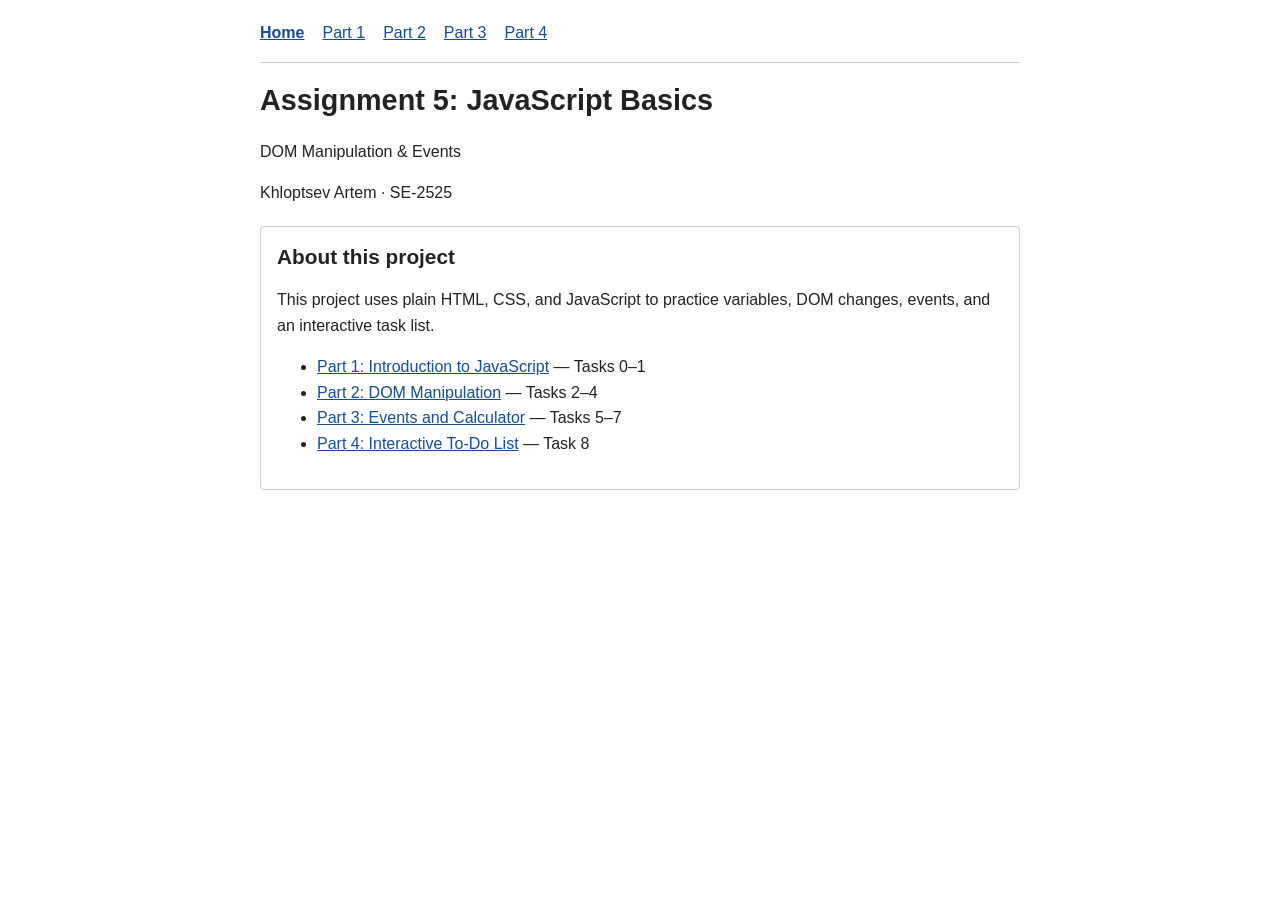
<file: index.html>
<!DOCTYPE html>
<html lang="en">
<head>
  <meta charset="UTF-8">
  <meta name="viewport" content="width=device-width, initial-scale=1.0">
  <title>Assignment 5 — JavaScript Basics</title>
  <link rel="stylesheet" href="css/style.css">
  <link rel="icon" href="favicon.svg" type="image/svg+xml">
</head>
<body>
  <nav aria-label="Main navigation">
    <a href="index.html" aria-current="page">Home</a>
    <a href="part1.html">Part 1</a>
    <a href="part2.html">Part 2</a>
    <a href="part3.html">Part 3</a>
    <a href="part4.html">Part 4</a>
  </nav>
  <main>
    <h1>Assignment 5: JavaScript Basics</h1>
    <p>DOM Manipulation &amp; Events</p>
    <p>Khloptsev Artem · SE-2525</p>
    <section>
      <h2>About this project</h2>
      <p>This project uses plain HTML, CSS, and JavaScript to practice variables, DOM changes, events, and an interactive task list.</p>
      <ul>
        <li><a href="part1.html">Part 1: Introduction to JavaScript</a> — Tasks 0–1</li>
        <li><a href="part2.html">Part 2: DOM Manipulation</a> — Tasks 2–4</li>
        <li><a href="part3.html">Part 3: Events and Calculator</a> — Tasks 5–7</li>
        <li><a href="part4.html">Part 4: Interactive To-Do List</a> — Task 8</li>
      </ul>
    </section>
  </main>
</body>
</html>
</file>
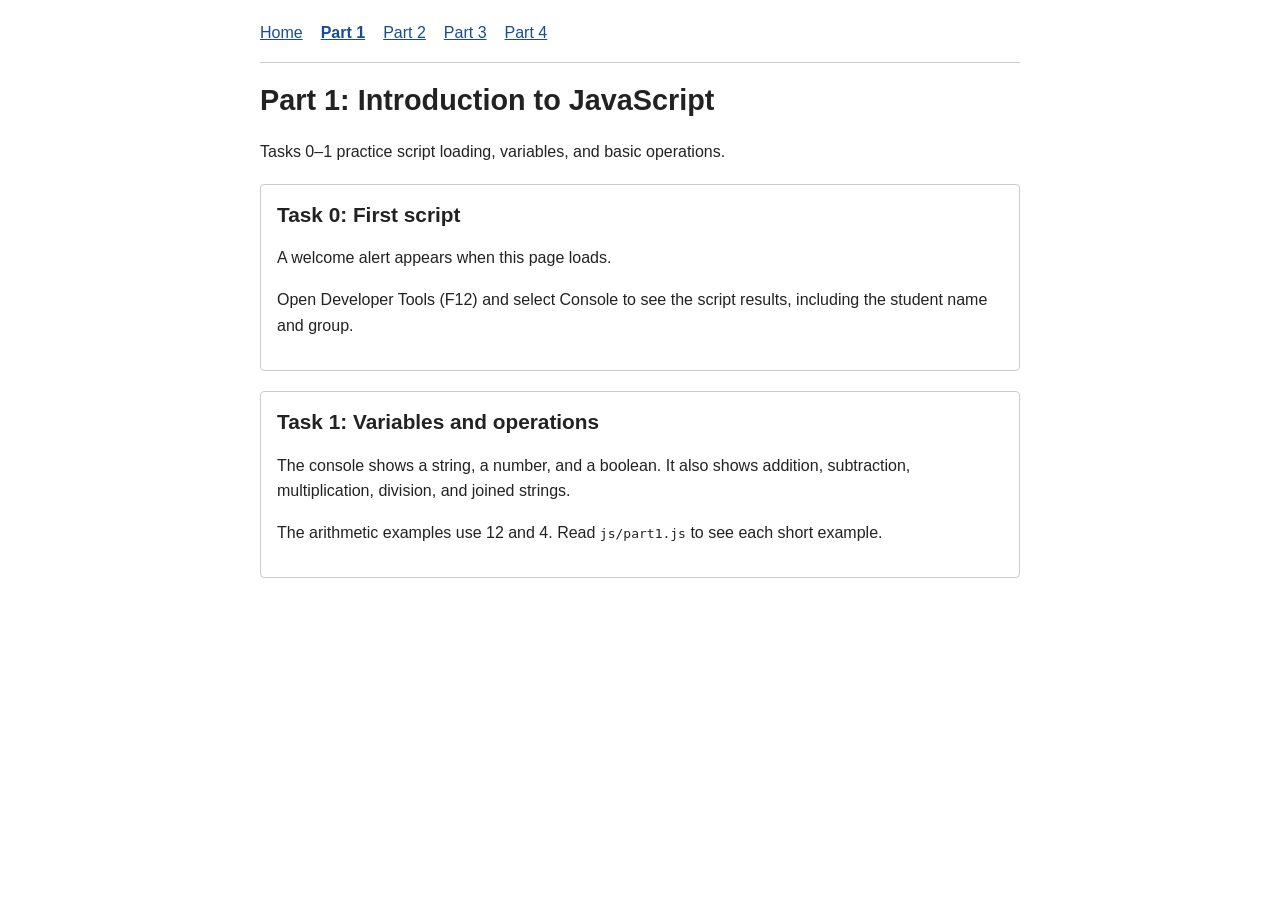
<file: part1.html>
<!DOCTYPE html>
<html lang="en">
<head>
  <meta charset="UTF-8">
  <meta name="viewport" content="width=device-width, initial-scale=1.0">
  <title>Part 1 — Introduction to JavaScript</title>
  <link rel="stylesheet" href="css/style.css">
  <link rel="icon" href="favicon.svg" type="image/svg+xml">
  <script src="js/part1.js" defer></script>
</head>
<body>
  <nav aria-label="Main navigation">
    <a href="index.html">Home</a>
    <a href="part1.html" aria-current="page">Part 1</a>
    <a href="part2.html">Part 2</a>
    <a href="part3.html">Part 3</a>
    <a href="part4.html">Part 4</a>
  </nav>
  <main>
    <h1>Part 1: Introduction to JavaScript</h1>
    <p>Tasks 0–1 practice script loading, variables, and basic operations.</p>
    <section>
      <h2>Task 0: First script</h2>
      <p>A welcome alert appears when this page loads.</p>
      <p>Open Developer Tools (F12) and select Console to see the script results, including the student name and group.</p>
    </section>
    <section>
      <h2>Task 1: Variables and operations</h2>
      <p>The console shows a string, a number, and a boolean. It also shows addition, subtraction, multiplication, division, and joined strings.</p>
      <p>The arithmetic examples use 12 and 4. Read <code>js/part1.js</code> to see each short example.</p>
    </section>
  </main>
</body>
</html>
</file>
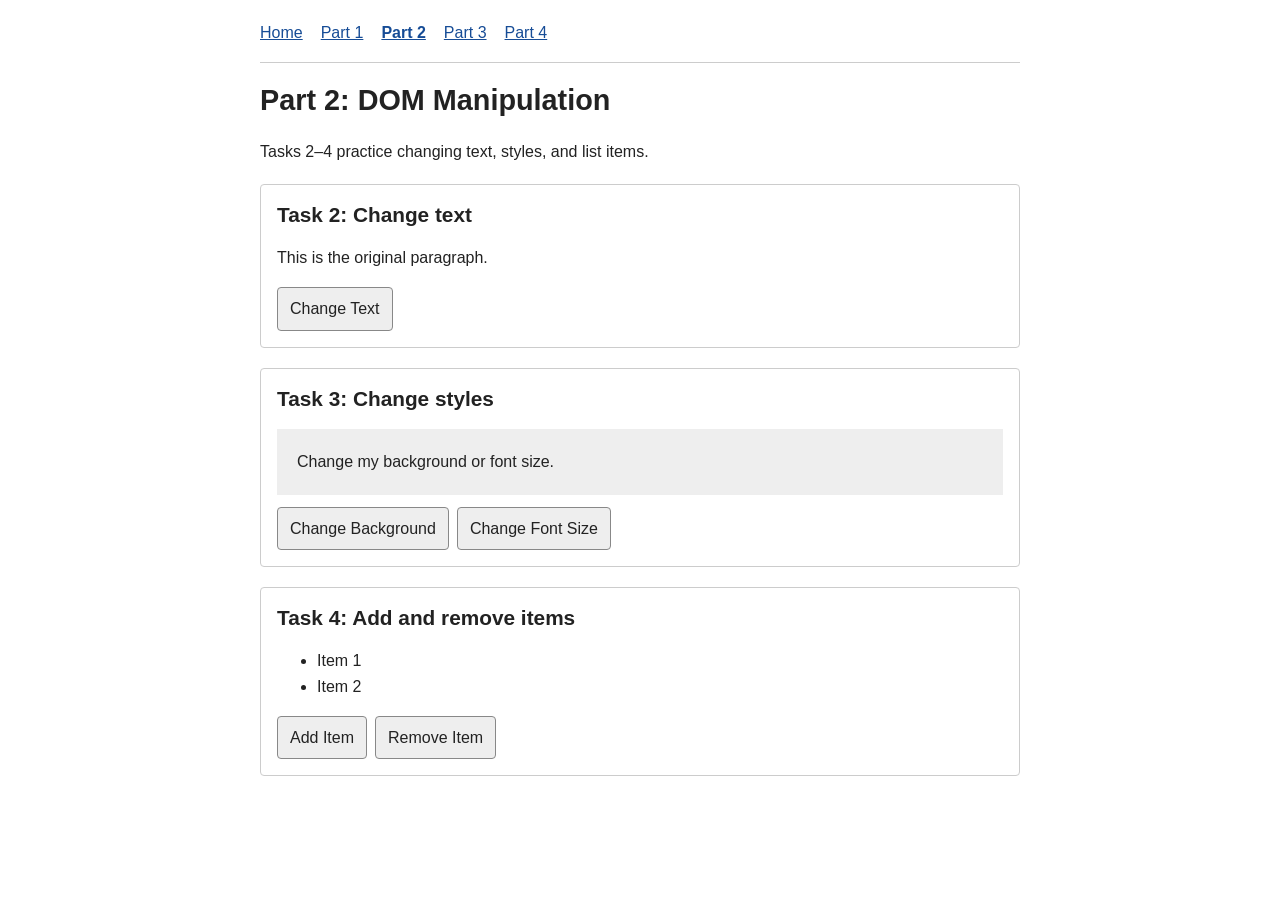
<file: part2.html>
<!DOCTYPE html>
<html lang="en">
<head>
  <meta charset="UTF-8">
  <meta name="viewport" content="width=device-width, initial-scale=1.0">
  <title>Part 2 — DOM Manipulation</title>
  <link rel="stylesheet" href="css/style.css">
  <link rel="icon" href="favicon.svg" type="image/svg+xml">
  <script src="js/part2.js" defer></script>
</head>
<body>
  <nav aria-label="Main navigation">
    <a href="index.html">Home</a>
    <a href="part1.html">Part 1</a>
    <a href="part2.html" aria-current="page">Part 2</a>
    <a href="part3.html">Part 3</a>
    <a href="part4.html">Part 4</a>
  </nav>
  <main>
    <h1>Part 2: DOM Manipulation</h1>
    <p>Tasks 2–4 practice changing text, styles, and list items.</p>
    <section>
      <h2>Task 2: Change text</h2>
      <p id="changeable-text" aria-live="polite">This is the original paragraph.</p>
      <button id="change-text" type="button">Change Text</button>
    </section>
    <section>
      <h2>Task 3: Change styles</h2>
      <div id="style-box" class="demo-box">Change my background or font size.</div>
      <div class="buttons">
        <button id="change-background" type="button">Change Background</button>
        <button id="change-font" type="button">Change Font Size</button>
      </div>
    </section>
    <section>
      <h2>Task 4: Add and remove items</h2>
      <ul id="item-list">
        <li>Item 1</li>
        <li>Item 2</li>
      </ul>
      <div class="buttons">
        <button id="add-item" type="button">Add Item</button>
        <button id="remove-item" type="button">Remove Item</button>
      </div>
    </section>
  </main>
</body>
</html>
</file>
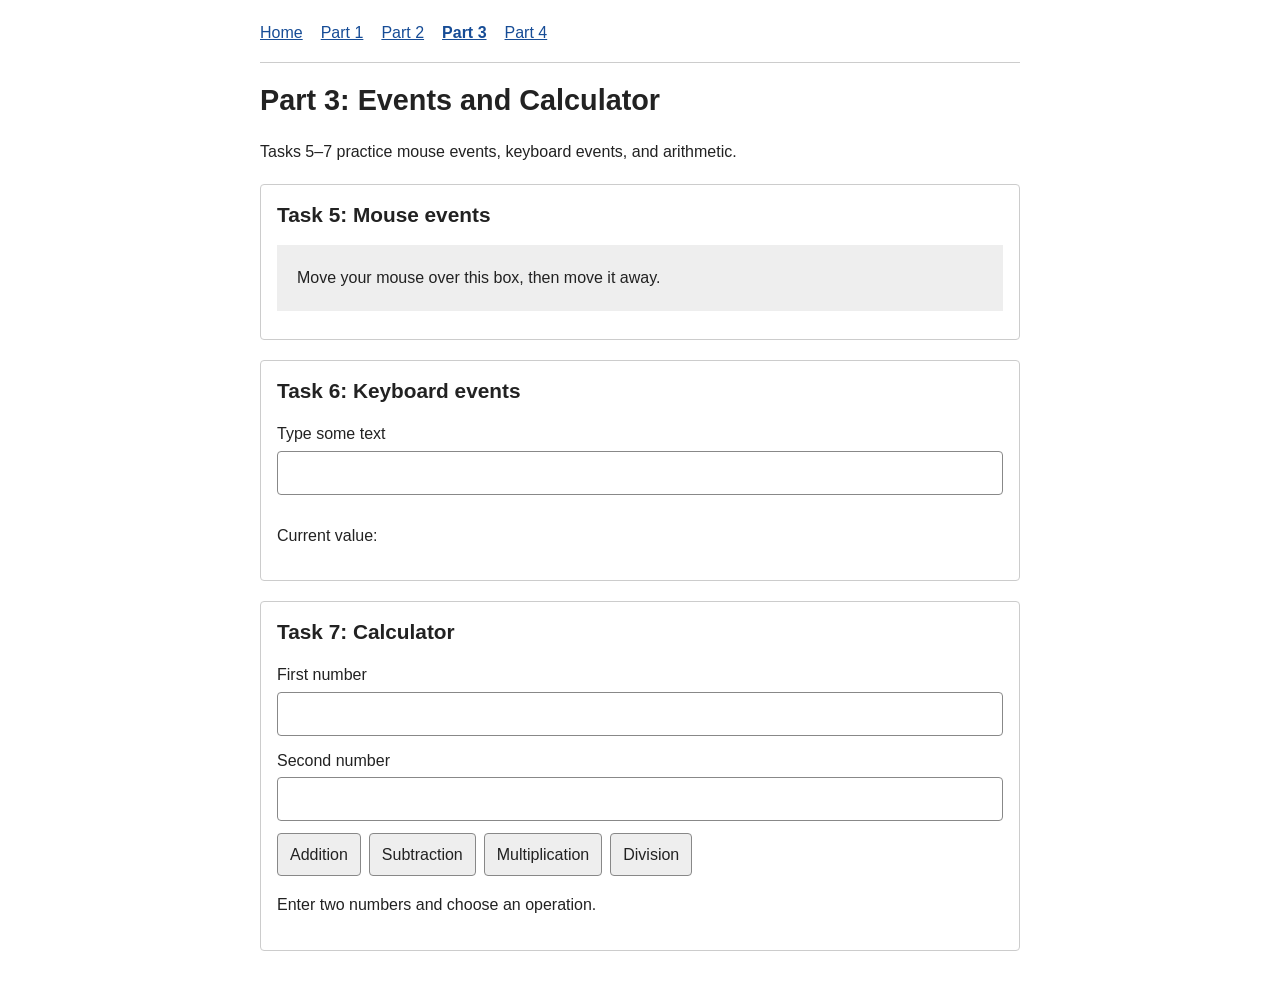
<file: part3.html>
<!DOCTYPE html>
<html lang="en">
<head>
  <meta charset="UTF-8">
  <meta name="viewport" content="width=device-width, initial-scale=1.0">
  <title>Part 3 — Events and Calculator</title>
  <link rel="stylesheet" href="css/style.css">
  <link rel="icon" href="favicon.svg" type="image/svg+xml">
  <script src="js/part3.js" defer></script>
</head>
<body>
  <nav aria-label="Main navigation">
    <a href="index.html">Home</a>
    <a href="part1.html">Part 1</a>
    <a href="part2.html">Part 2</a>
    <a href="part3.html" aria-current="page">Part 3</a>
    <a href="part4.html">Part 4</a>
  </nav>
  <main>
    <h1>Part 3: Events and Calculator</h1>
    <p>Tasks 5–7 practice mouse events, keyboard events, and arithmetic.</p>
    <section>
      <h2>Task 5: Mouse events</h2>
      <div id="hover-box" class="demo-box">Move your mouse over this box, then move it away.</div>
    </section>
    <section>
      <h2>Task 6: Keyboard events</h2>
      <label for="live-input">Type some text</label>
      <input id="live-input" type="text">
      <p>Current value: <span id="live-output" aria-live="polite"></span></p>
    </section>
    <section>
      <h2>Task 7: Calculator</h2>
      <label for="first-number">First number</label>
      <input id="first-number" type="number" step="any">
      <label for="second-number">Second number</label>
      <input id="second-number" type="number" step="any">
      <div class="buttons">
        <button id="add-numbers" type="button">Addition</button>
        <button id="subtract-numbers" type="button">Subtraction</button>
        <button id="multiply-numbers" type="button">Multiplication</button>
        <button id="divide-numbers" type="button">Division</button>
      </div>
      <p id="calculator-result" class="result" role="status">Enter two numbers and choose an operation.</p>
    </section>
  </main>
</body>
</html>
</file>
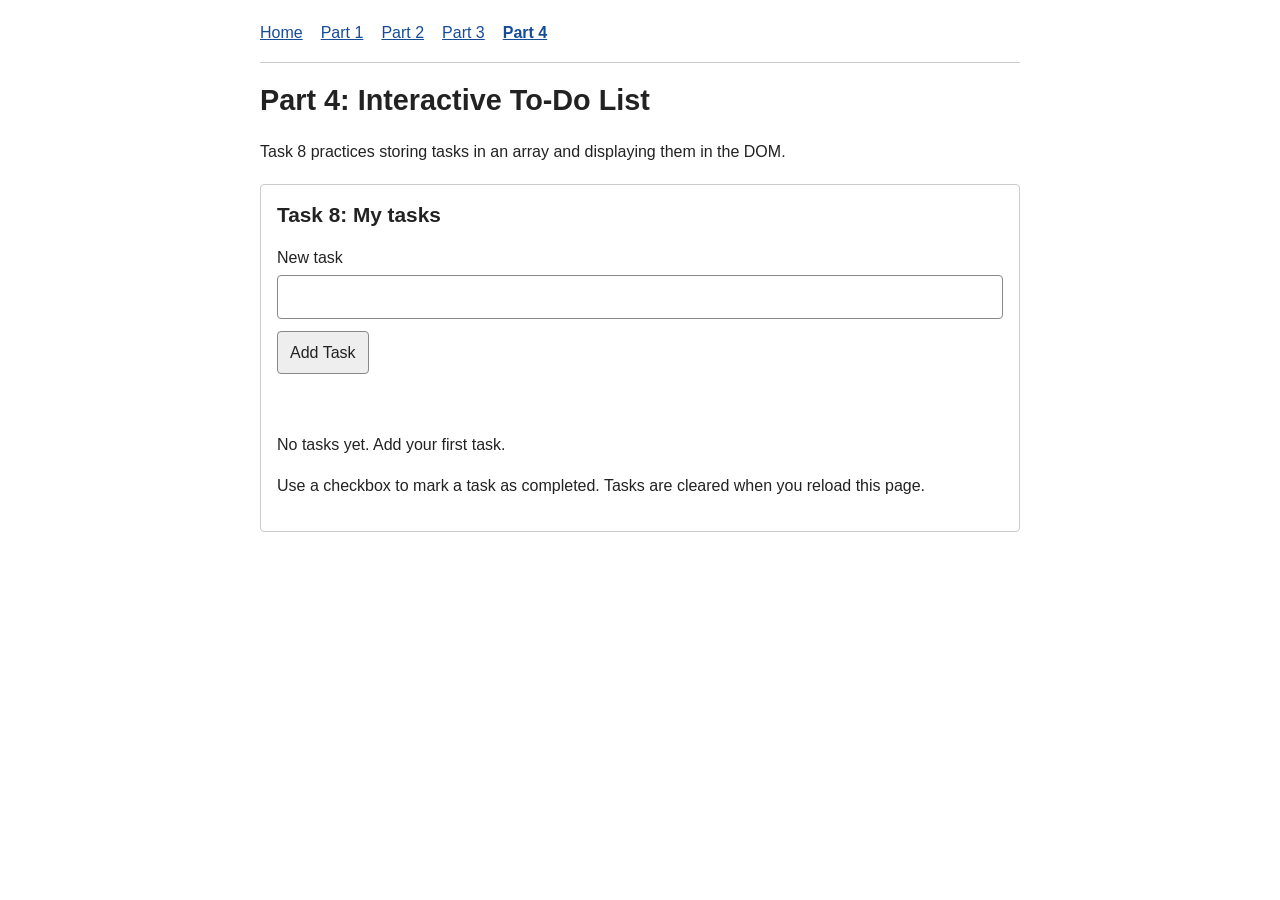
<file: part4.html>
<!DOCTYPE html>
<html lang="en">
<head>
  <meta charset="UTF-8">
  <meta name="viewport" content="width=device-width, initial-scale=1.0">
  <title>Part 4 — Interactive To-Do List</title>
  <link rel="stylesheet" href="css/style.css">
  <link rel="icon" href="favicon.svg" type="image/svg+xml">
  <script src="js/part4.js" defer></script>
</head>
<body>
  <nav aria-label="Main navigation">
    <a href="index.html">Home</a>
    <a href="part1.html">Part 1</a>
    <a href="part2.html">Part 2</a>
    <a href="part3.html">Part 3</a>
    <a href="part4.html" aria-current="page">Part 4</a>
  </nav>
  <main>
    <h1>Part 4: Interactive To-Do List</h1>
    <p>Task 8 practices storing tasks in an array and displaying them in the DOM.</p>
    <section>
      <h2>Task 8: My tasks</h2>
      <form id="task-form">
        <label for="task-input">New task</label>
        <input id="task-input" type="text" aria-describedby="task-message">
        <button type="submit">Add Task</button>
      </form>
      <p id="task-message" class="result" role="status"></p>
      <p id="empty-message">No tasks yet. Add your first task.</p>
      <ul id="task-list"></ul>
      <p>Use a checkbox to mark a task as completed. Tasks are cleared when you reload this page.</p>
    </section>
  </main>
</body>
</html>
</file>
<file: css/style.css>
* {
  box-sizing: border-box;
}

body {
  max-width: 800px;
  margin: 0 auto;
  padding: 20px;
  font-family: Arial, sans-serif;
  line-height: 1.6;
  color: #222;
  background-color: #fff;
  overflow-wrap: anywhere;
}

nav {
  display: flex;
  flex-wrap: wrap;
  gap: 8px 18px;
  padding-bottom: 16px;
  border-bottom: 1px solid #ccc;
}

a {
  color: #164c96;
}

nav a[aria-current="page"] {
  font-weight: bold;
}

section {
  margin: 20px 0;
  padding: 16px;
  border: 1px solid #ccc;
  border-radius: 4px;
}

h1, h2 {
  line-height: 1.3;
}

h1 {
  font-size: 1.8rem;
}

h2 {
  margin-top: 0;
  font-size: 1.3rem;
}

button, input {
  max-width: 100%;
  padding: 8px 12px;
  font: inherit;
  border: 1px solid #888;
  border-radius: 4px;
}

button {
  color: #222;
  background-color: #eee;
  cursor: pointer;
}

button:hover {
  background-color: #ddd;
}

:focus-visible {
  outline: 3px solid #164c96;
  outline-offset: 3px;
}

label {
  display: block;
  margin-bottom: 4px;
}

input[type="text"], input[type="number"] {
  width: 100%;
  margin-bottom: 12px;
}

.buttons {
  display: flex;
  flex-wrap: wrap;
  gap: 8px;
}

.demo-box {
  margin-bottom: 12px;
  padding: 20px;
  background-color: #eee;
}

.result {
  min-height: 1.6em;
}

#task-list {
  padding-left: 0;
  list-style: none;
}

.task-item {
  display: flex;
  align-items: center;
  gap: 12px;
  margin-bottom: 12px;
}

.task-item label {
  flex: 1;
  min-width: 0;
  margin: 0;
}

.task-item input {
  margin-right: 8px;
}

.completed {
  text-decoration: line-through;
}
</file>
